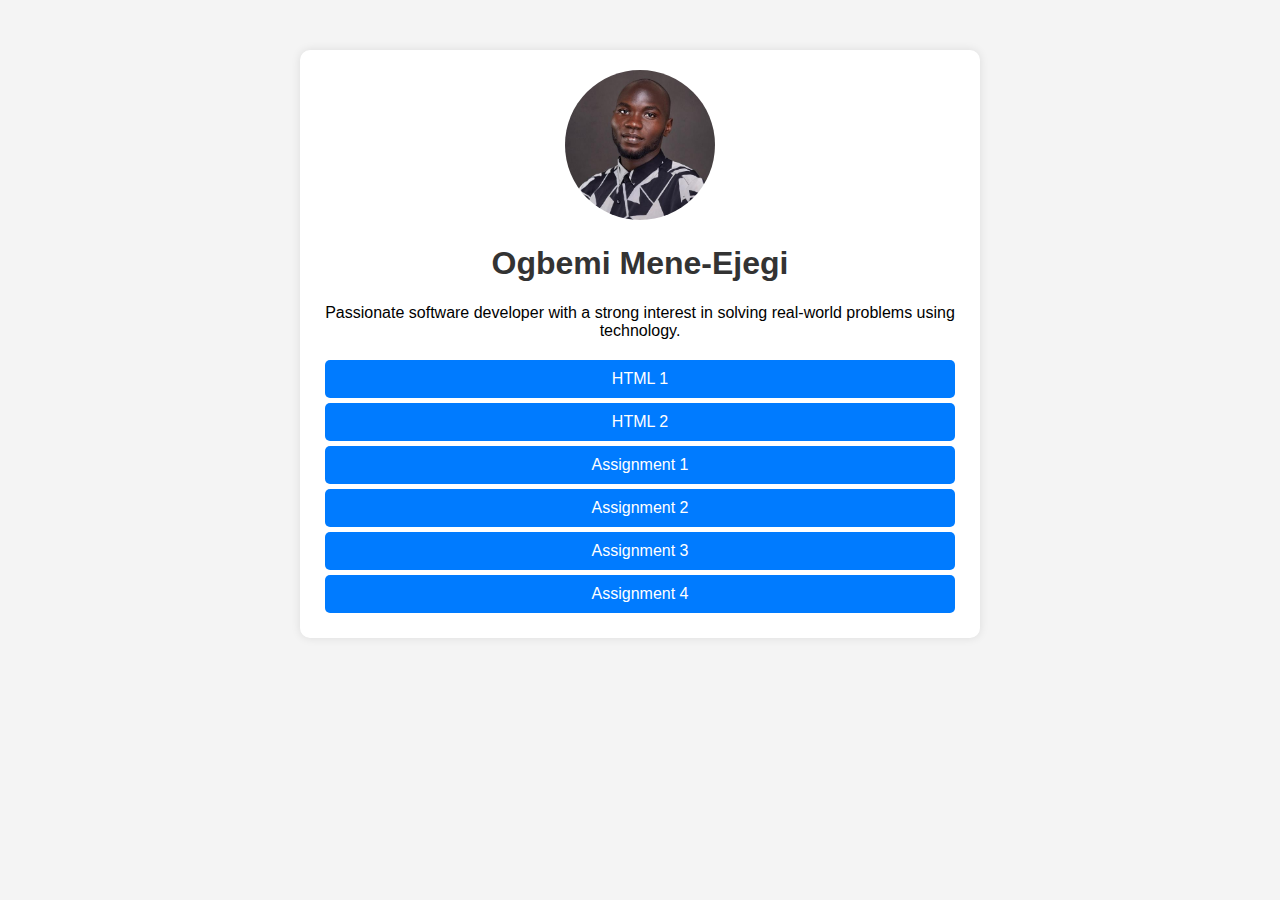
<file: index.html>
<!DOCTYPE html>
<html lang="en">
<head>
    <meta charset="UTF-8">
    <meta name="viewport" content="width=device-width, initial-scale=1.0">
    <title>Ogbemi Mene-Ejegi</title>
    <link rel="stylesheet" href="css/landing.css">
</head>
<body>
    <div class="container">
        <img src="assets/profile-pic.jpg" alt="Profile Picture">
        <h1>Ogbemi Mene-Ejegi</h1>
        <p>Passionate software developer with a strong interest in solving real-world problems using technology.</p>
        <nav>
            <a href="html-form.html">HTML 1</a>
            <a href="html-index.html">HTML 2</a>
            <a href="header-sticking-out.html">Assignment 1</a>
            <a href="huckleberry.html">Assignment 2</a>
            <a href="novus-watch.html">Assignment 3</a>
            <a href="sign-up.html">Assignment 4</a>
        </nav>
    </div>
</body>
</html>

<!-- Bio Page -->
<!DOCTYPE html>
<html lang="en">
<head>
    <meta charset="UTF-8">
    <meta name="viewport" content="width=device-width, initial-scale=1.0">
    <title>Bio</title>
    <style>
        body {
            font-family: Arial, sans-serif;
            margin: 0;
            padding: 0;
            background-color: #f4f4f4;
            text-align: center;
        }
        .container {
            width: 50%;
            margin: 50px auto;
            background: #fff;
            padding: 20px;
            border-radius: 10px;
            box-shadow: 0px 0px 10px rgba(0, 0, 0, 0.1);
        }
        h1 {
            color: #333;
        }
    </style>
</head>
</html>
</file>
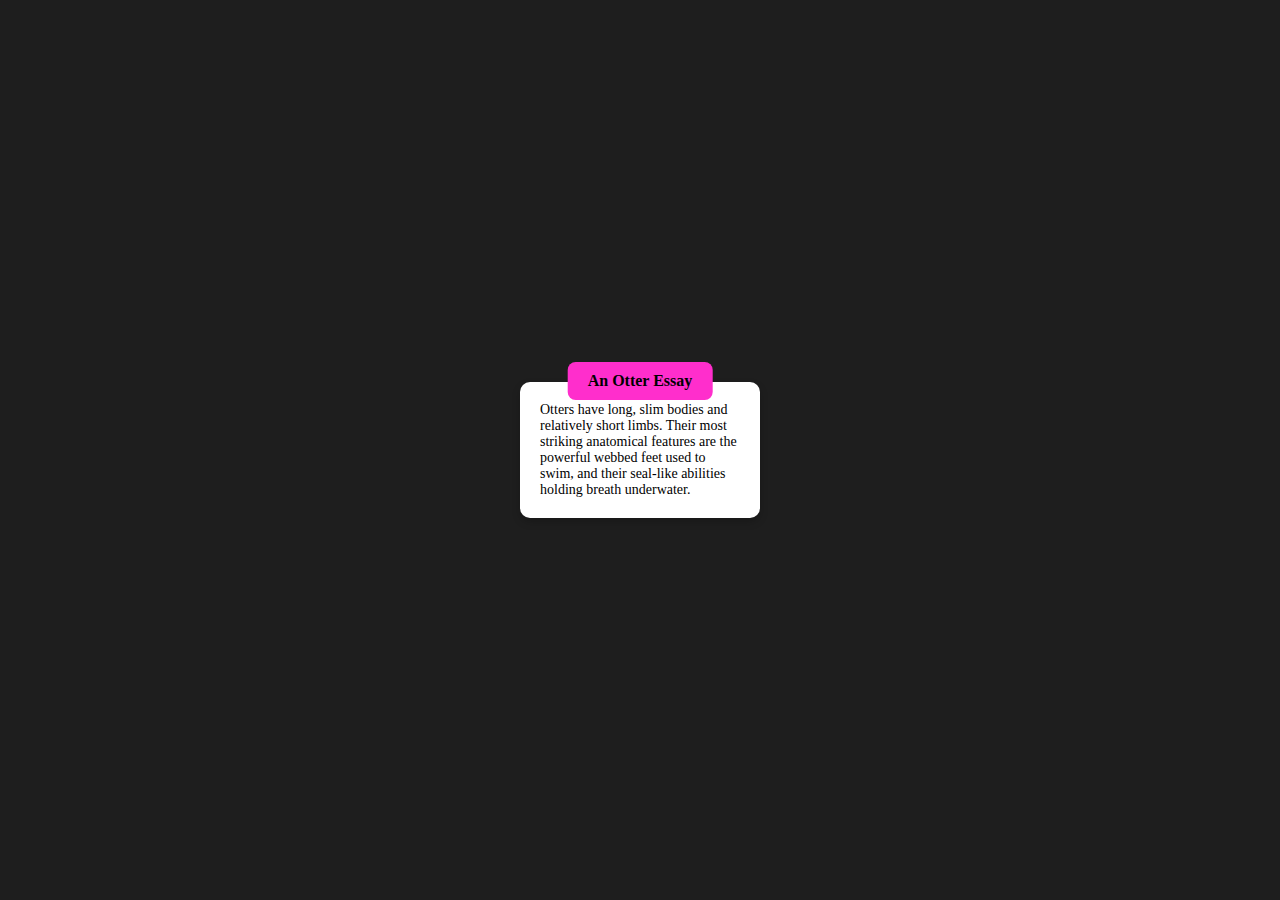
<file: header-sticking-out.html>
<!DOCTYPE html>
<html lang="en">
<head>
    <meta charset="UTF-8">
    <meta name="viewport" content="width=device-width, initial-scale=1.0">
    <title>Otter Essay</title>
    <style>
        body {
            background-color: #1e1e1e;
            display: flex;
            justify-content: center;
            align-items: center;
            height: 100vh;
            margin: 0;
        }

        .card {
            background: white;
            width: 200px;
            padding: 20px;
            border-radius: 10px;
            box-shadow: 0 4px 8px rgba(0, 0, 0, 0.2);
            position: relative;
            text-align: left;
        }

        .heading {
            background: #ff2ecc;
            color: black;
            font-weight: bold;
            padding: 10px 20px;
            border-radius: 8px;
            position: absolute;
            top: -20px;
            left: 50%;
            transform: translateX(-50%);
            white-space: nowrap;
        }

        .content {
            font-size: 14px;
            color: black;
        }
    </style>
</head>
<body>
    <div class="card">
        <div class="heading">An Otter Essay</div>
        <div class="content">
            Otters have long, slim bodies and relatively short limbs. Their most striking anatomical features are the powerful webbed feet used to swim, and their seal-like abilities holding breath underwater.
        </div>
    </div>

</body>
</html>
</file>
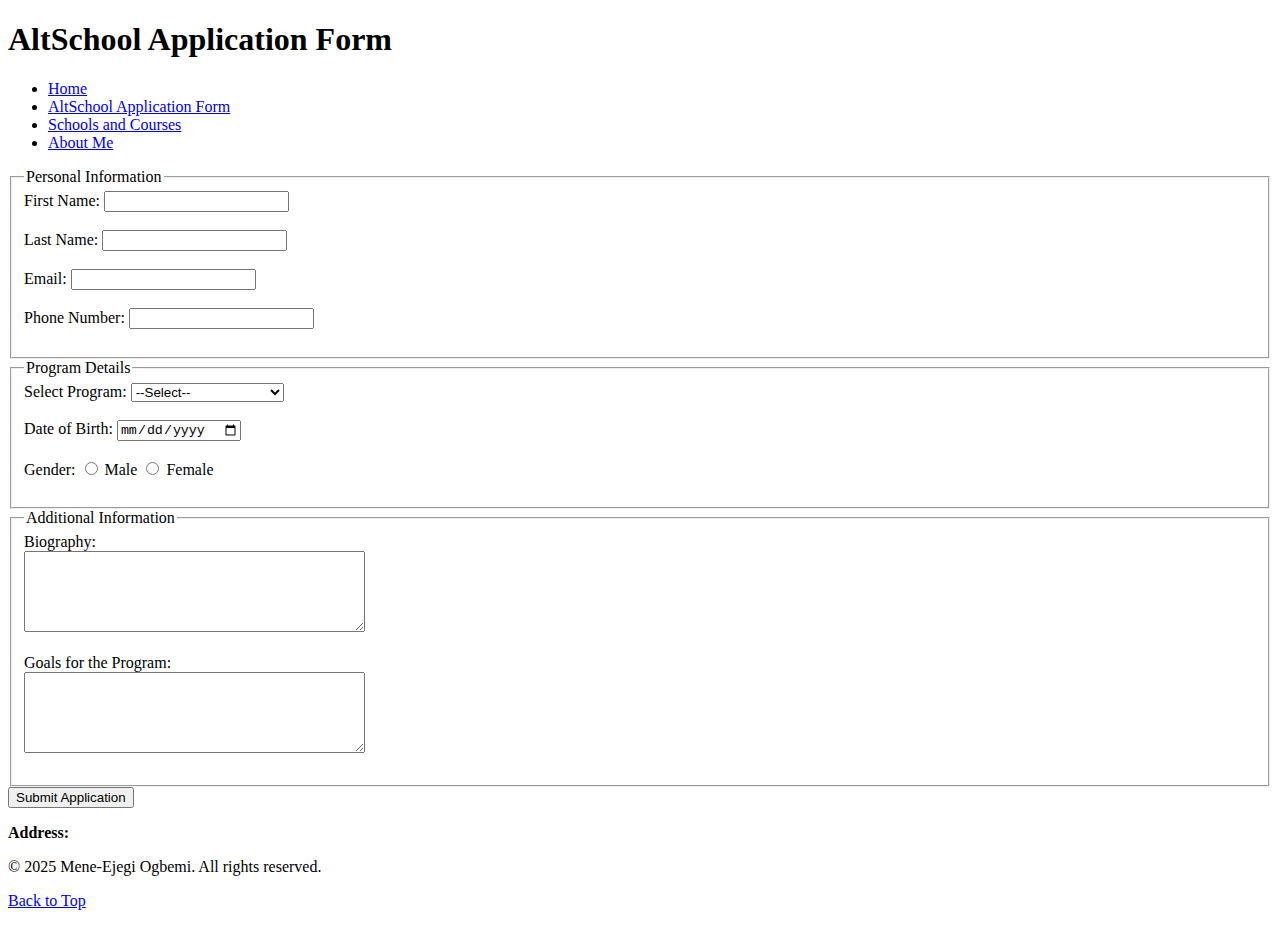
<file: html-form.html>
<!DOCTYPE html>
<html lang="en">
<head>
    <meta charset="UTF-8">
    <meta name="viewport" content="width=device-width, initial-scale=1.0">
    <title>Document</title>
</head>
<body>
    <header>
        <h1>AltSchool Application Form</h1>
        <nav>
            <ul>
                <li><a href="html-index.html">Home</a></li>
                <li><a href="html-form.html">AltSchool Application Form</a></li>
                <li><a href="html-table.html">Schools and Courses</a></li>
                <li><a href="html-media.html">About Me</a></li>
            </ul>
        </nav>
    </header>

    <main>
        <form action="#" method="post">
            <fieldset>
                <legend>Personal Information</legend>
                <label for="first-name">First Name:</label>
                <input type="text" id="first-name" name="first-name" required><br><br>

                <label for="last-name">Last Name:</label>
                <input type="text" id="last-name" name="last-name" required><br><br>

                <label for="email">Email:</label>
                <input type="email" id="email" name="email" required><br><br>

                <label for="phone">Phone Number:</label>
                <input type="tel" id="phone" name="phone" required><br><br>
            </fieldset>

            <fieldset>
                <legend>Program Details</legend>
                <label for="program">Select Program:</label>
                <select id="program" name="program" required>
                    <option value="">--Select--</option>
                    <option value="software-engineering">School of Engineering</option>
                    <option value="data-science">School of Data</option>
                    <option value="product-design">School of Design</option>
                </select><br><br>

                <label for="dob">Date of Birth:</label>
                <input type="date" id="dob" name="dob" required><br><br>

                <label for="gender">Gender:</label>
                <input type="radio" id="male" name="gender" value="male" required> Male
                <input type="radio" id="female" name="gender" value="female" required> Female<br><br>
            </fieldset>

            <fieldset>
                <legend>Additional Information</legend>
                <label for="bio">Biography:</label><br>
                <textarea id="bio" name="bio" rows="5" cols="40" required></textarea><br><br>

                <label for="goals">Goals for the Program:</label><br>
                <textarea id="goals" name="goals" rows="5" cols="40" required></textarea><br><br>
            </fieldset>

            <button type="submit">Submit Application</button>
        </form>
    </main>

    <footer>
        <p><strong>Address:</strong></p>
        <p>&copy; 2025 Mene-Ejegi Ogbemi. All rights reserved.</p>
        <p><a href="#top">Back to Top</a></p>
    </footer>
</body>
</html>
</file>
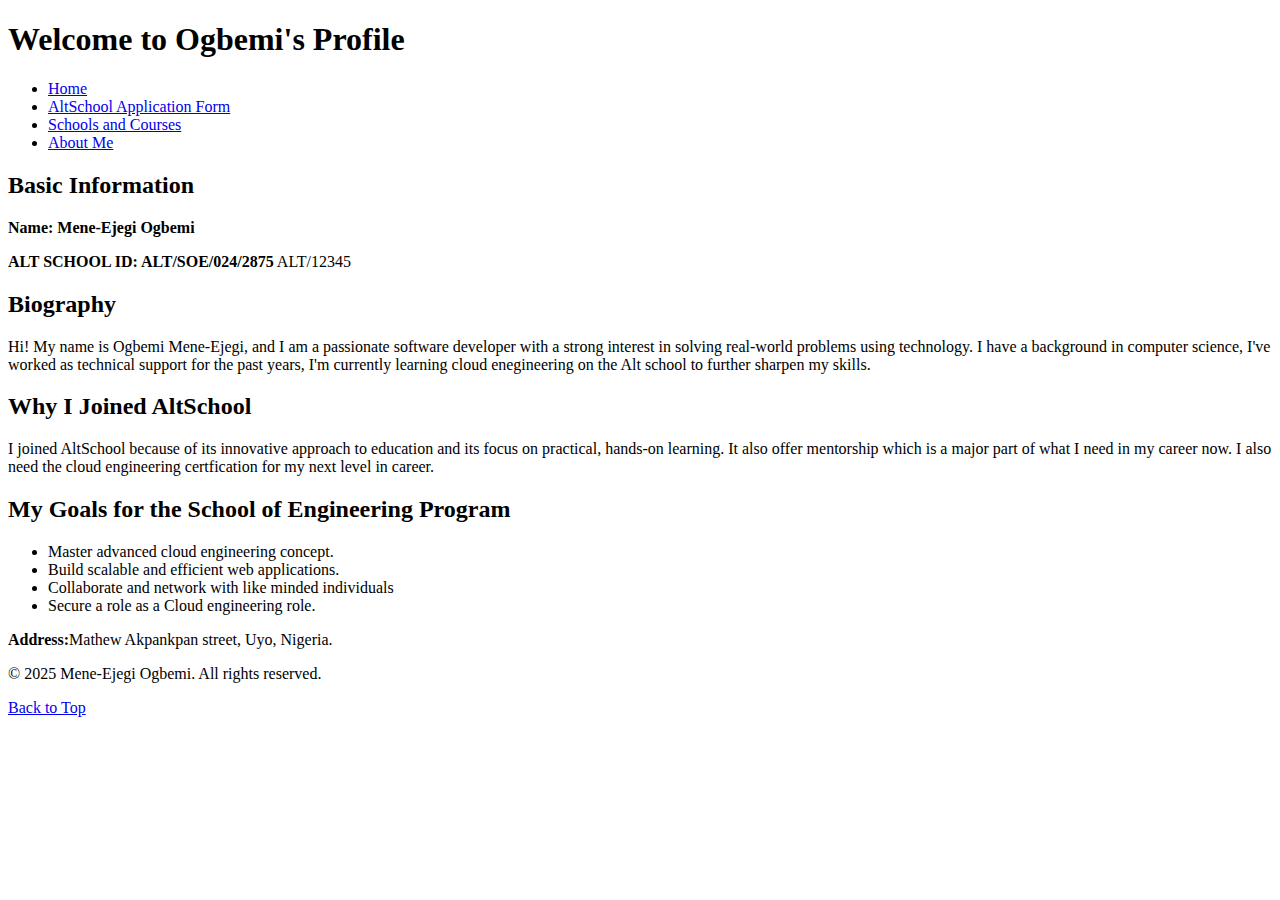
<file: html-index.html>
<!DOCTYPE html>
<html lang="en">
<head>
    <meta charset="UTF-8">
    <meta name="viewport" content="width=device-width, initial-scale=1.0">
    <title>Document</title>
</head>
<body>
        <header>
            <h1>Welcome to Ogbemi's Profile</h1>
            <nav>
                <ul>
                    <li><a href="html-index.html">Home</a></li>
                    <li><a href="html-form.html">AltSchool Application Form</a></li>
                    <li><a href="html-table.html">Schools and Courses</a></li>
                    <li><a href="html-media.html">About Me</a></li>
                </ul>
            </nav>
        </header>
    
        <main>
            <section id="basic-info">
                <h2>Basic Information</h2>
                <p><strong>Name: Mene-Ejegi Ogbemi</strong></p>
                <p><strong>ALT SCHOOL ID: ALT/SOE/024/2875</strong> ALT/12345</p>
            </section>
    
            <section id="biography">
                <h2>Biography</h2>
                <p>
                    Hi! My name is Ogbemi Mene-Ejegi, and I am a passionate software developer with a strong interest in solving real-world problems using technology. I have a background in computer science, I've worked as technical support for the past years, I'm currently learning cloud enegineering on the Alt school to further sharpen my skills.
                </p>
            </section>
    
            <section id="reason-for-joining">
                <h2>Why I Joined AltSchool</h2>
                <p>
                    I joined AltSchool because of its innovative approach to education and its focus on practical, hands-on learning. It also offer mentorship which is a major part of what I need in my career now. I also need the cloud engineering certfication for my next level in career.
                </p>
            </section>
    
            <section id="goals">
                <h2>My Goals for the School of Engineering Program</h2>
                <ul>
                    <li>Master advanced cloud engineering concept.</li>
                    <li>Build scalable and efficient web applications.</li>
                    <li>Collaborate and network with like minded individuals</li>
                    <li>Secure a role as a Cloud engineering role.</li>
                </ul>
            </section>
        </main>
    
        <footer>
            <p><strong>Address:</strong>Mathew Akpankpan street, Uyo, Nigeria.</p>
            <p>&copy; 2025 Mene-Ejegi Ogbemi. All rights reserved.</p>
            <p><a href="#top">Back to Top</a></p>
        </footer>
    </body>
</html>
</file>
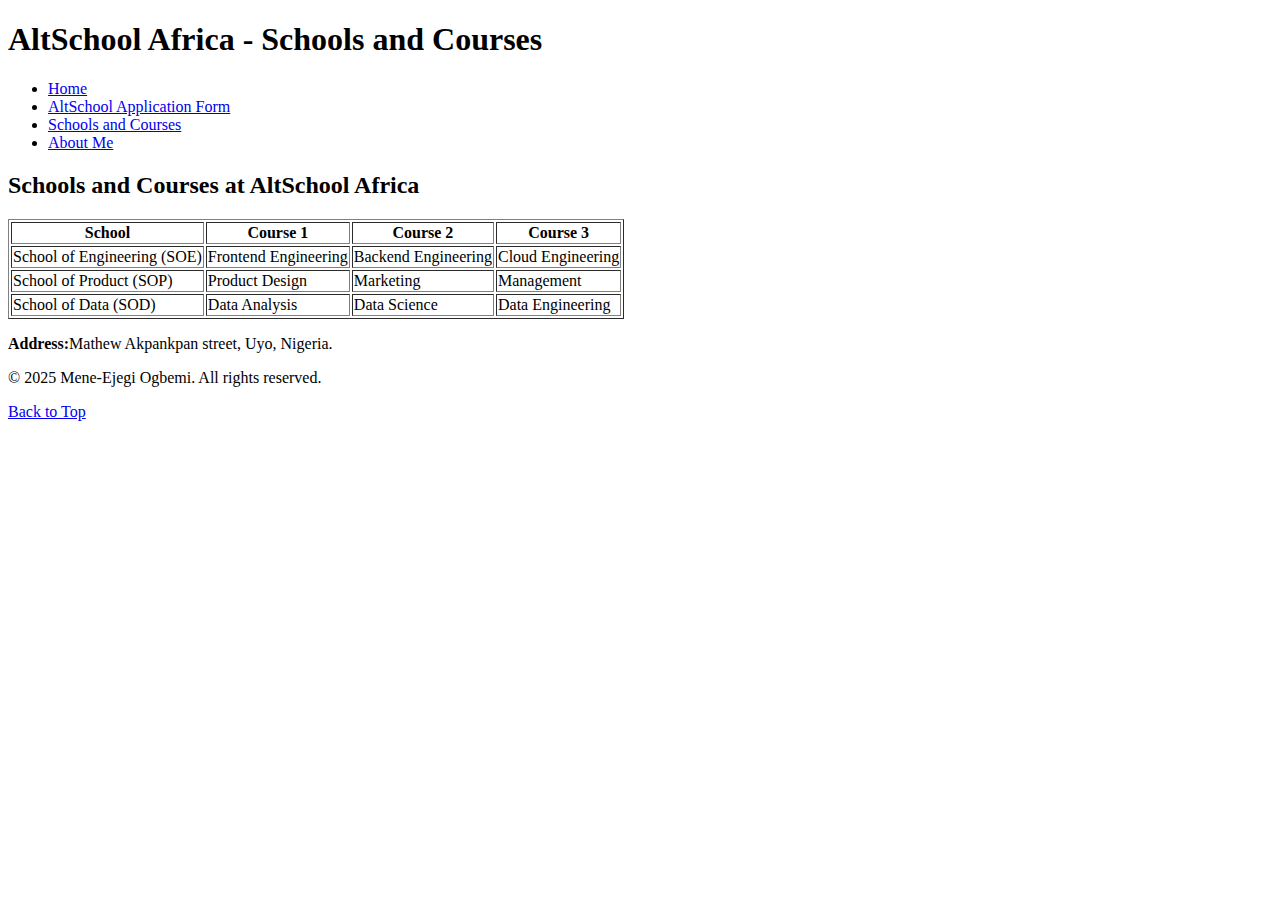
<file: html-table.html>
<!DOCTYPE html>
<html lang="en">
<head>
    <meta charset="UTF-8">
    <meta name="viewport" content="width=device-width, initial-scale=1.0">
    <title>Document</title>
</head>
<body>
        <header>
            <h1>AltSchool Africa - Schools and Courses</h1>
            <nav>
                <ul>
                    <li><a href="html-index.html">Home</a></li>
                    <li><a href="html-form.html">AltSchool Application Form</a></li>
                    <li><a href="html-table.html">Schools and Courses</a></li>
                    <li><a href="html-media.html">About Me</a></li>
                </ul>
            </nav>
        </header>
    
        <main>
            <h2>Schools and Courses at AltSchool Africa</h2>
            <table border="1">
                <thead>
                    <tr>
                        <th>School</th>
                        <th>Course 1</th>
                        <th>Course 2</th>
                        <th>Course 3</th>
                    </tr>
                </thead>
                <tbody>
                    <tr>
                        <td>School of Engineering (SOE)</td>
                        <td>Frontend Engineering</td>
                        <td>Backend Engineering</td>
                        <td>Cloud Engineering</td>
                    </tr>
                    <tr>
                        <td>School of Product (SOP)</td>
                        <td>Product Design</td>
                        <td>Marketing</td>
                        <td>Management</td>
                    </tr>
                    <tr>
                        <td>School of Data (SOD)</td>
                        <td>Data Analysis</td>
                        <td>Data Science</td>
                        <td>Data Engineering</td>
                    </tr>
                </tbody>
            </table>
        </main>
    
        <footer>
            <p><strong>Address:</strong>Mathew Akpankpan street, Uyo, Nigeria.</p>
            <p>&copy; 2025 Mene-Ejegi Ogbemi. All rights reserved.</p>
            <p><a href="#top">Back to Top</a></p>
        </footer>
</body>
</html>
</file>
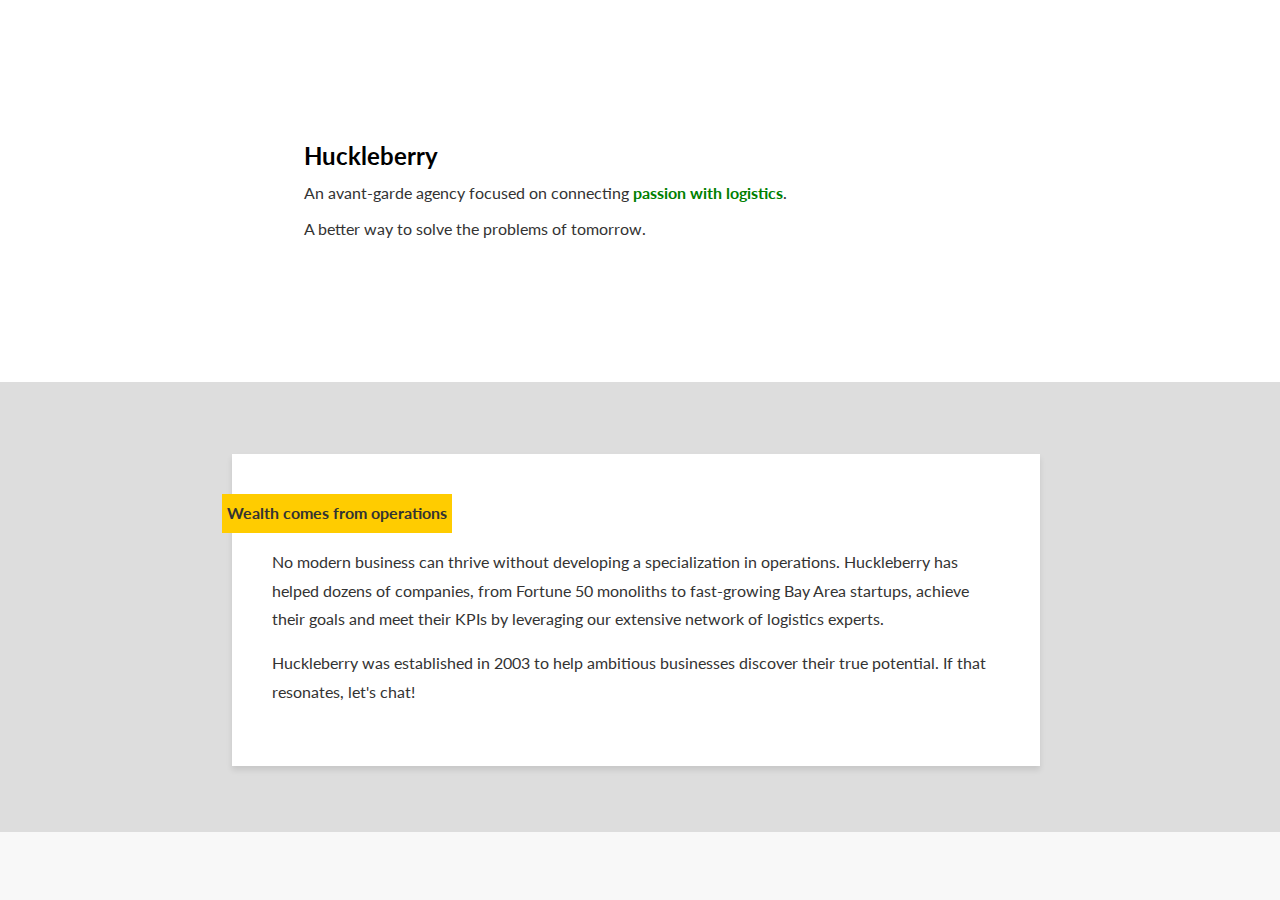
<file: huckleberry.html>
<!DOCTYPE html>
<html lang="en">
<head>
    <meta charset="UTF-8">
    <meta name="viewport" content="width=device-width, initial-scale=1.0">
    <link rel="stylesheet" href="css/huckleberry.css">
    <title>Huckleberry</title>
</head>
<body>
    <div class="top-section">
        <div class="content-box-top">
            <h1>Huckleberry</h1>
            <p>An avant-garde agency focused on connecting <a href="#">passion with logistics</a>.</p>
            <p>A better way to solve the problems of tomorrow.</p>
        </div>
    </div>
    <div class="bottom-section">
        <div class="content-box">
            <p class="highlight">Wealth comes from operations</p>
            <p>No modern business can thrive without developing a specialization in operations. Huckleberry has helped dozens of companies, from Fortune 50 monoliths to fast-growing Bay Area startups, achieve their goals and meet their KPIs by leveraging our extensive network of logistics experts.</p>
            <p>Huckleberry was established in 2003 to help ambitious businesses discover their true potential. If that resonates, let's chat!</p>
        </div>
    </div>
</body>
</html>
</file>
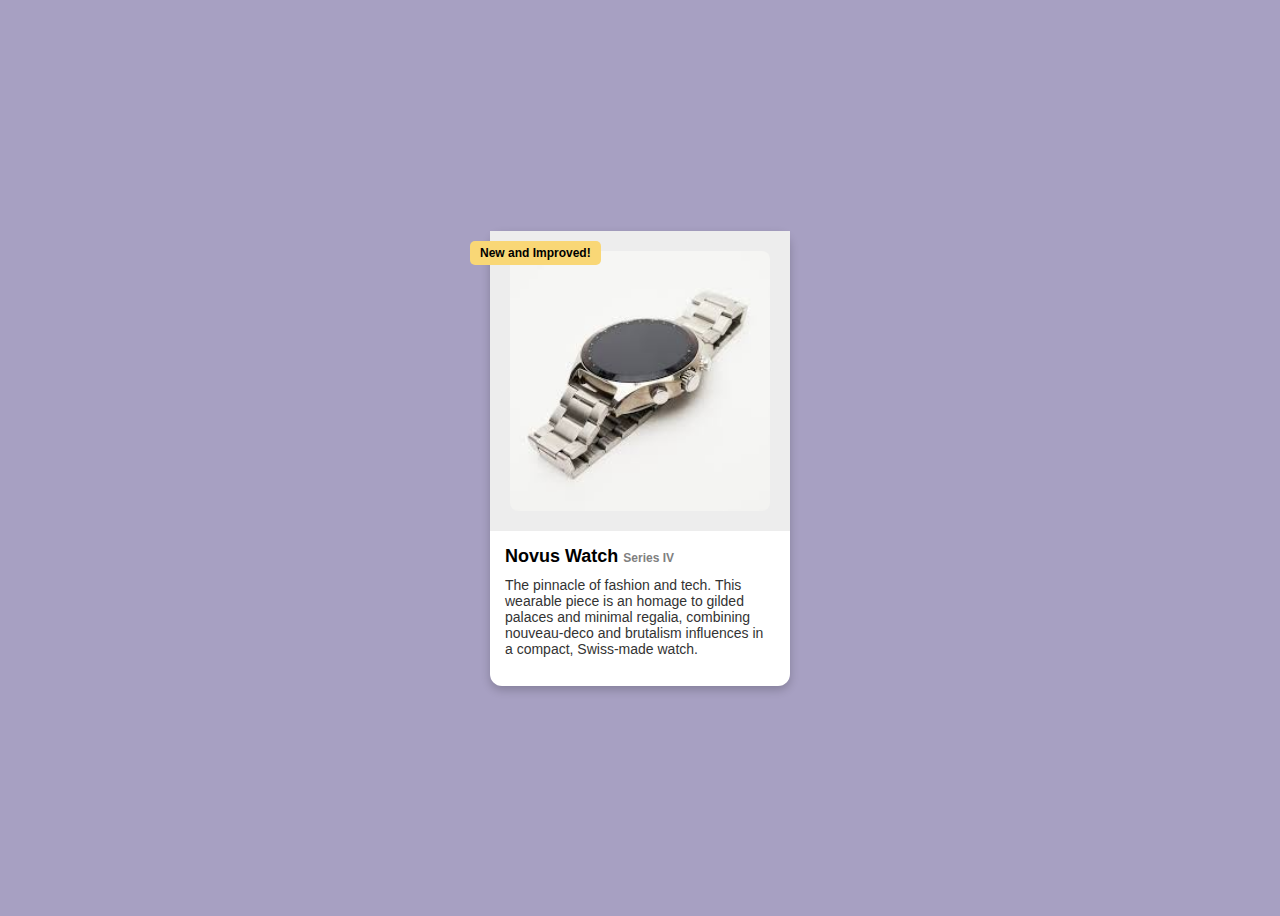
<file: novus-watch.html>
<!DOCTYPE html>
<html lang="en">
<head>
    <meta charset="UTF-8">
    <meta name="viewport" content="width=device-width, initial-scale=1.0">
    <title>Novus Watch Card</title>
    <style>
        body {
            display: flex;
            justify-content: center;
            align-items: center;
            height: 100vh;
            background-color: #A7A0C2;
            font-family: Arial, sans-serif;
        }
        .card {
            background: white;
            width: 300px;
            border-radius: 12px;
            overflow: visible;
            box-shadow: 0 4px 10px rgba(0, 0, 0, 0.2);
            position: relative;
        }
        .card-header {
            position: relative;
            background: #EDEDED;
            padding: 20px;
            display: flex;
            justify-content: center;
        }
        .badge {
            position: absolute;
            top: 10px;
            left: -20px;
            background: #F9D776;
            padding: 5px 10px;
            border-radius: 5px;
            font-weight: bold;
            font-size: 12px;
            z-index: 10;
        }
        .card-header img {
            width: 100%;
            border-radius: 8px;
        }
        .card-body {
            padding: 15px;
        }
        .card-body h2 {
            margin: 0;
            font-size: 18px;
        }
        .series {
            font-size: 12px;
            color: gray;
        }
        .card-body p {
            font-size: 14px;
            color: #333;
            margin-top: 10px;
        }
    </style>
</head>
<body>
    <div class="card">
        <div class="card-header">
            <div class="badge">New and Improved!</div>
            <img src="assets/novus-watch.jpg" alt="Novus Watch">
        </div>
        <div class="card-body">
            <h2>Novus Watch <span class="series">Series IV</span></h2>
            <p>The pinnacle of fashion and tech. This wearable piece is an homage to gilded palaces and minimal regalia, combining nouveau-deco and brutalism influences in a compact, Swiss-made watch.</p>
        </div>
    </div>
</body>
</html>
</file>
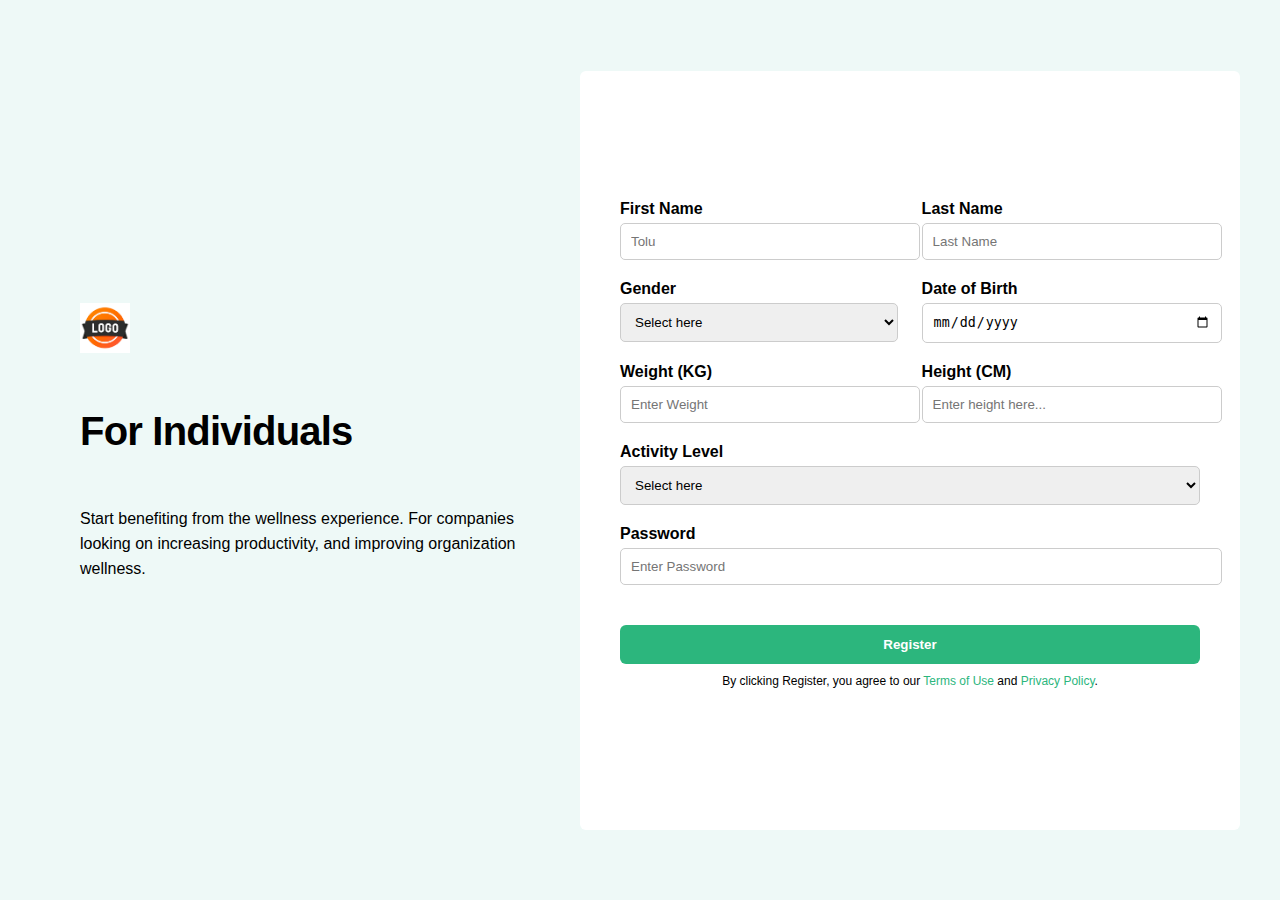
<file: sign-up.html>
<!DOCTYPE html>
<html lang="en">
<head>
    <meta charset="UTF-8">
    <meta name="viewport" content="width=device-width, initial-scale=1.0">
    <title>Sign Up Page</title>
    <link rel="stylesheet" href="css/style-form.css">

</head>
<body>
    <div class="container">
        <div class="info-section">
            <img src="assets/logo.png" alt="Logo" class="logo">
            <h2>For Individuals</h2>
            <p>Start benefiting from the wellness experience. For companies looking on increasing productivity, and improving organization wellness.</p>
        </div>
        <div class="form-section">
            <form>
                <div class="input-group">
                    <label for="first-name">First Name</label>
                    <input type="text" id="first-name" placeholder="Tolu" required>
                </div>
                <div class="input-group">
                    <label for="last-name">Last Name</label>
                    <input type="text" id="last-name" placeholder="Last Name" required>
                </div>
                <div class="input-group">
                    <label for="gender">Gender</label>
                    <select id="gender" required>
                        <option value="" disabled selected>Select here</option>
                        <option value="male">Male</option>
                        <option value="female">Female</option>
                    </select>
                </div>
                <div class="input-group">
                    <label for="dob">Date of Birth</label>
                    <input type="date" id="dob" placeholder = "Select here" required>
                </div>
                <div class="input-group">
                    <label for="weight">Weight (KG)</label>
                    <input type="number" id="weight" placeholder="Enter Weight" required>
                </div>
                <div class="input-group">
                    <label for="height">Height (CM)</label>
                    <input type="number" id="height" placeholder="Enter height here..." required>
                </div>
                <div class="input-group full-width">
                    <label for="activity-level">Activity Level</label>
                    <select id="activity-level" required>
                        <option value="" disabled selected>Select here</option>
                        <option value="low">Low</option>
                        <option value="moderate">Moderate</option>
                        <option value="high">High</option>
                    </select>
                </div>
                <div class="input-group full-width">
                    <label for="password">Password</label>
                    <input type="password" id="password" placeholder="Enter Password" required>
                </div>
                <button type="submit">Register</button>
                <p class="terms">By clicking Register, you agree to our <a href="#">Terms of Use</a> and <a href="#">Privacy Policy</a>.</p>
            </form>
        </div>
    </div>
</body>
</html>
</file>
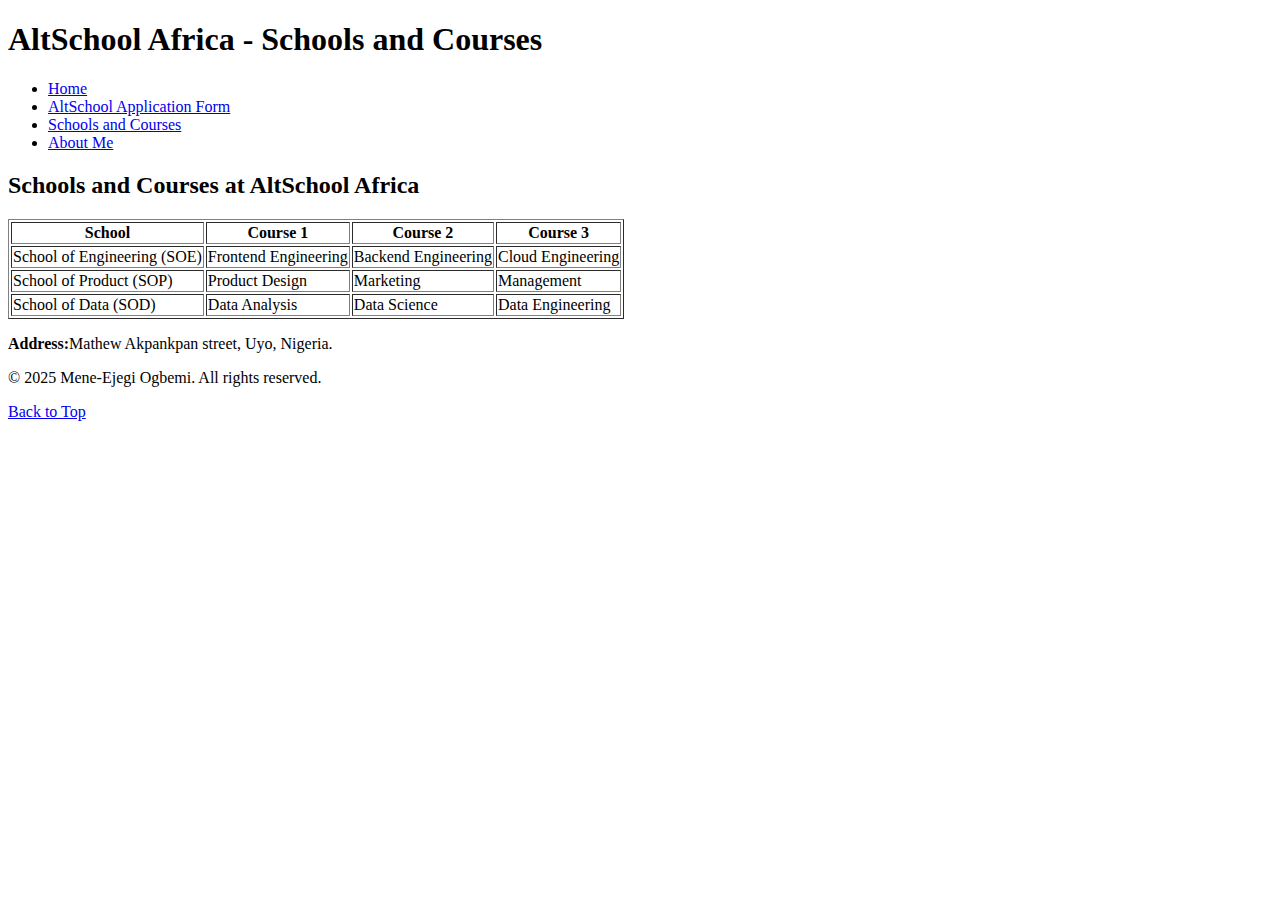
<file: table.html>
<!DOCTYPE html>
<html lang="en">
<head>
    <meta charset="UTF-8">
    <meta name="viewport" content="width=device-width, initial-scale=1.0">
    <title>Document</title>
</head>
<body>
        <header>
            <h1>AltSchool Africa - Schools and Courses</h1>
            <nav>
                <ul>
                    <li><a href="index.html">Home</a></li>
                    <li><a href="form.html">AltSchool Application Form</a></li>
                    <li><a href="table.html">Schools and Courses</a></li>
                    <li><a href="media.html">About Me</a></li>
                </ul>
            </nav>
        </header>
    
        <main>
            <h2>Schools and Courses at AltSchool Africa</h2>
            <table border="1">
                <thead>
                    <tr>
                        <th>School</th>
                        <th>Course 1</th>
                        <th>Course 2</th>
                        <th>Course 3</th>
                    </tr>
                </thead>
                <tbody>
                    <tr>
                        <td>School of Engineering (SOE)</td>
                        <td>Frontend Engineering</td>
                        <td>Backend Engineering</td>
                        <td>Cloud Engineering</td>
                    </tr>
                    <tr>
                        <td>School of Product (SOP)</td>
                        <td>Product Design</td>
                        <td>Marketing</td>
                        <td>Management</td>
                    </tr>
                    <tr>
                        <td>School of Data (SOD)</td>
                        <td>Data Analysis</td>
                        <td>Data Science</td>
                        <td>Data Engineering</td>
                    </tr>
                </tbody>
            </table>
        </main>
    
        <footer>
            <p><strong>Address:</strong>Mathew Akpankpan street, Uyo, Nigeria.</p>
            <p>&copy; 2025 Mene-Ejegi Ogbemi. All rights reserved.</p>
            <p><a href="#top">Back to Top</a></p>
        </footer>
</body>
</html>
</file>
<file: css/landing.css>
body {
    font-family: Arial, sans-serif;
    margin: 0;
    padding: 0;
    background-color: #f4f4f4;
    text-align: center;
}
.container {
    width: 50%;
    margin: 50px auto;
    background: #fff;
    padding: 20px;
    border-radius: 10px;
    box-shadow: 0px 0px 10px rgba(0, 0, 0, 0.1);
}
img {
    width: 150px;
    height: 150px;
    border-radius: 50%;
}
h1 {
    color: #333;
}
nav {
    margin-top: 20px;
}
nav a {
    display: block;
    padding: 10px;
    margin: 5px;
    text-decoration: none;
    color: #fff;
    background-color: #007BFF;
    border-radius: 5px;
}
nav a:hover {
    background-color: #0056b3;
}
</file>
<file: css/huckleberry.css>
@import url('https://fonts.googleapis.com/css2?family=Lato:wght@300;400;700&display=swap');
* {
    margin: 0;
    padding: 0;
    box-sizing: border-box;
    font-family: 'Lato', sans-serif;
}
body {
    display: flex;
    flex-direction: column;
    align-items: center;
    background-color: #f8f8f8;
}
.top-section {
    width: 1280px;
    height: 382px;
    background-color: white;
    display: flex;
    flex-direction: column;
    justify-content: center;
    padding: 40px;
    position: relative;
}
.content-box-top {
    padding-left: 264px;
}
.top-section h1 {
    font-size: 24px;
    font-weight: bold;
}
.top-section p {
    font-size: 16px;
    color: #333;
    margin-top: 10px;
    line-height: 1.6;
}
.top-section a {
    color: #008000;
    text-decoration: none;
    font-weight: bold;
}
.bottom-section {
    width: 1280px;
    height: 450px;
    background-color: #ddd;
    display: flex;
    justify-content: center;
    align-items: center;
    padding: 40px;
}
.content-box {
    background: white;
    padding: 40px;
    width: 808px;
    height: 312px;
    position: absolute;
    top: 454px;
    left: 232px;
    box-shadow: 0px 4px 6px rgba(0, 0, 0, 0.1);
}
.content-box p {
    font-size: 16px;
    color: #333;
    line-height: 1.8;
    margin-bottom: 15px;
}
.highlight {
    background-color: #ffcc00;
    font-weight: bold;
    padding: 5px 5px;
    display: inline-block;
    margin-bottom: 15px;
    position: relative;
    left: -50px;
}
</file>
<file: css/style-form.css>
body {
    font-family: Brown, sans-serif;
    margin: 0;
    padding: 0;
    display: flex;
    justify-content: center;
    align-items: center;
    height: 100vh;
    background-color: #eef9f7;
}
.container {
    display: flex;
    width: 100%;
    justify-content: space-between;
    align-items: center;
    padding: 40px;
}
.info-section {
    width: 460px;
    height: 275px;
    display: flex;
    flex-direction: column;
    justify-content: center;
    align-items: center;
    text-align: center;
    padding: 80px 40px; /* Increased padding for centering */
}
.info-section .logo {
    width: 50px;
    height: 50px;
    margin-bottom: 20px;
    align-self: start;
}
.info-section h2 {
    font-weight: 700;
    font-size: 40px;
    line-height: 50px;
    letter-spacing: -0.8px;
    margin-bottom: 10px;
    text-align: left;
    align-self: flex-start;
}
.info-section p {
    font-weight: 400;
    font-size: 16px;
    line-height: 25px;
    letter-spacing: 0px;
    margin-top: 40px;
    text-align: left;
}
.form-section {
    width: 580px;
    height: 679px;
    padding: 40px;
    border-radius: 6px;
    display: flex;
    flex-direction: column;
    justify-content: center;
    background: white;
}
form {
    display: flex;
    flex-wrap: wrap;
    justify-content: space-between;
}
.input-group {
    display: flex;
    flex-direction: column;
    width: 48%;
    margin-bottom: 20px;
}
label {
    font-weight: bold;
    margin-bottom: 5px;
}
input, select, button {
    width: 100%;
    padding: 10px;
    border: 1px solid #ccc;
    border-radius: 5px;
}
.input-group.full-width {
    width: 100%;
}
button {
    background: #2cb67d;
    color: white;
    font-weight: bold;
    cursor: pointer;
    border: none;
    border-radius: 6px;
    width: 100%;
    margin-top: 20px;
    padding: 12px;
}
.terms {
    margin-top: 10px;
    font-size: 12px;
    text-align: center;
    width: 100%;
}
.terms a {
    color: #2cb67d;
    text-decoration: none;
}
@media (max-width: 768px) {
    .container {
        flex-direction: column;
        align-items: center;
    }
    .info-section, .form-section {
        width: 100%;
        padding: 20px;
    }
    form {
        flex-direction: column;
    }
    .input-group {
        width: 100%;
    }
}
</file>
